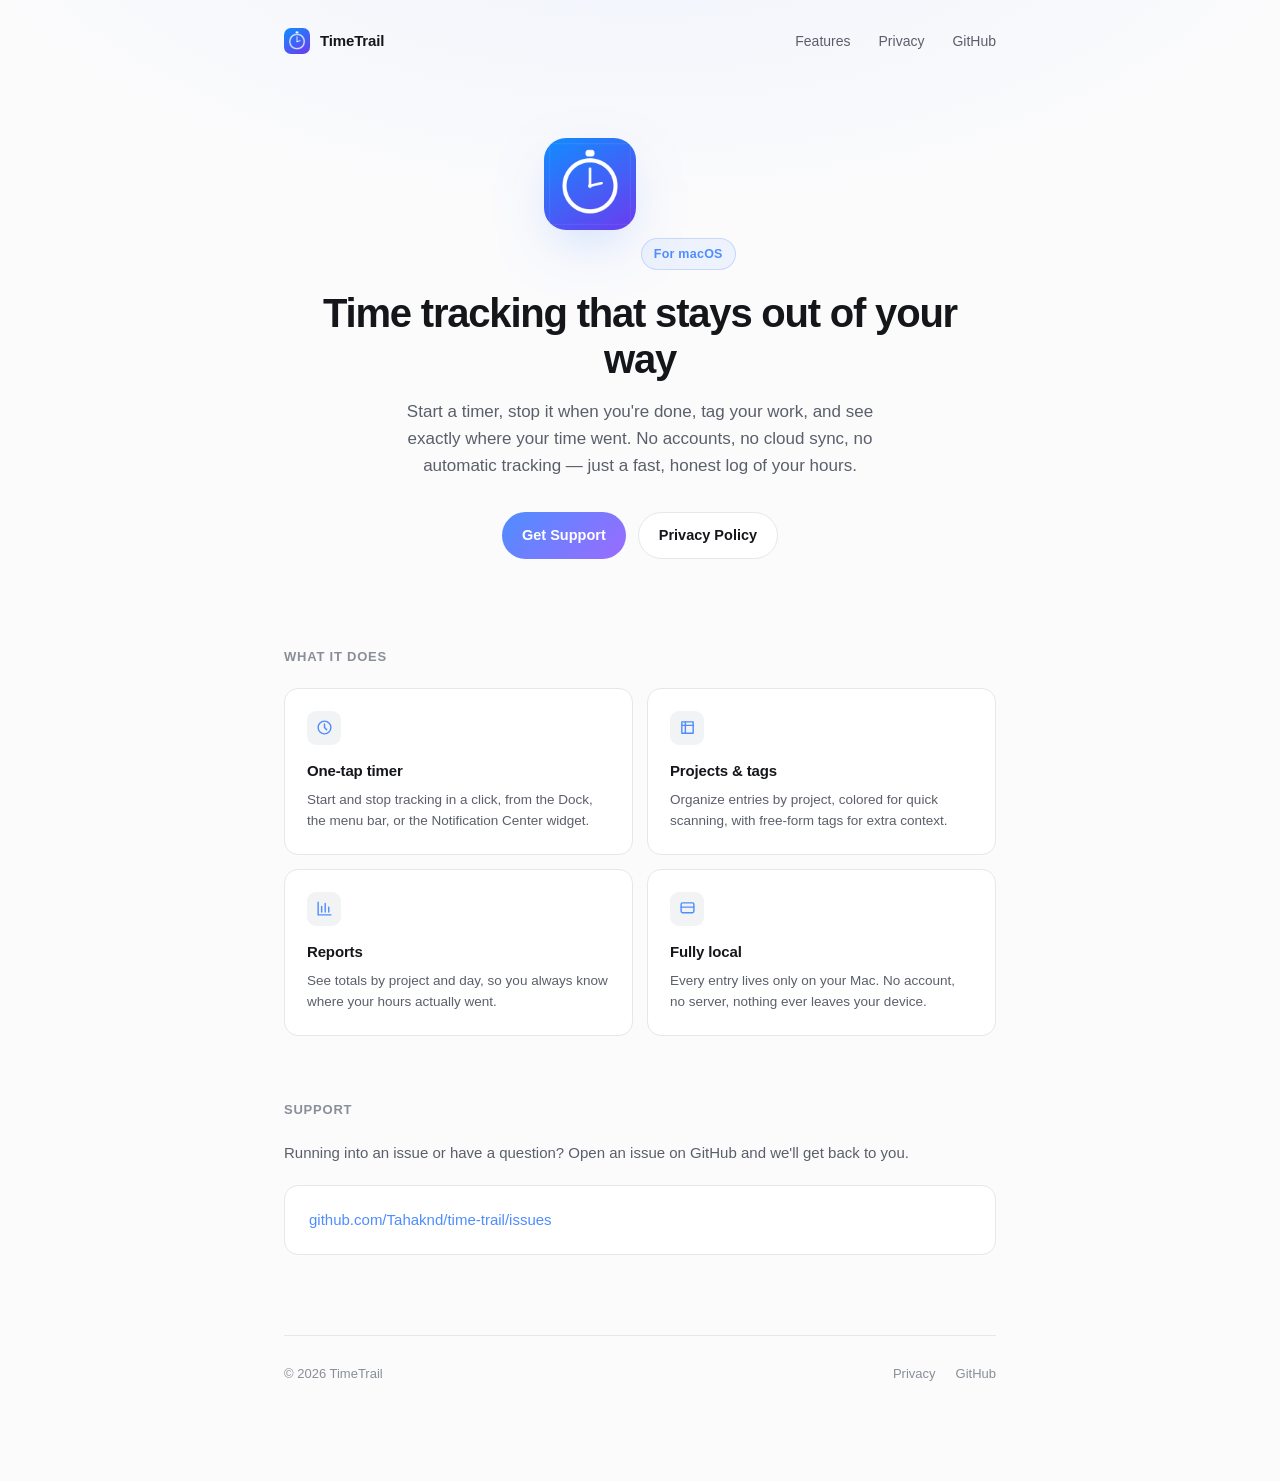
<file: docs/index.html>
<!doctype html>
<html lang="en">
<head>
  <meta charset="utf-8">
  <meta name="viewport" content="width=device-width, initial-scale=1">
  <title>TimeTrail — Simple Time Tracking for Mac</title>
  <meta name="description" content="A clean, manual time tracker for Mac. Start a timer, tag your work, and see where your time went — no accounts, no cloud, all local.">
  <link rel="icon" href="assets/icon.png">
  <link rel="stylesheet" href="style.css">
</head>
<body>
  <nav>
    <div class="nav-brand">
      <img src="assets/icon.png" alt="">
      TimeTrail
    </div>
    <div class="nav-links">
      <a href="#features">Features</a>
      <a href="privacy.html">Privacy</a>
      <a href="https://github.com/Tahaknd/time-trail">GitHub</a>
    </div>
  </nav>

  <div class="wrap">
    <div class="hero">
      <img class="hero-icon" src="assets/icon.png" alt="TimeTrail app icon">
      <div class="eyebrow">For macOS</div>
      <h1>Time tracking that stays out of your way</h1>
      <p class="lead">Start a timer, stop it when you're done, tag your work, and see exactly where your time went. No accounts, no cloud sync, no automatic tracking — just a fast, honest log of your hours.</p>
      <div class="hero-links">
        <a class="btn btn-primary" href="https://github.com/Tahaknd/time-trail/issues">Get Support</a>
        <a class="btn btn-secondary" href="privacy.html">Privacy Policy</a>
      </div>
    </div>

    <section id="features">
      <h2>What it does</h2>
      <div class="features">
        <div class="feature">
          <div class="feature-icon">
            <svg viewBox="0 0 24 24" fill="none" stroke-width="2" stroke-linecap="round" stroke-linejoin="round"><circle cx="12" cy="12" r="9"/><path d="M12 7v5l3 3"/></svg>
          </div>
          <h3>One-tap timer</h3>
          <p>Start and stop tracking in a click, from the Dock, the menu bar, or the Notification Center widget.</p>
        </div>
        <div class="feature">
          <div class="feature-icon">
            <svg viewBox="0 0 24 24" fill="none" stroke-width="2" stroke-linecap="round" stroke-linejoin="round"><path d="M4 4h16v16H4z"/><path d="M4 9h16M9 4v16"/></svg>
          </div>
          <h3>Projects &amp; tags</h3>
          <p>Organize entries by project, colored for quick scanning, with free-form tags for extra context.</p>
        </div>
        <div class="feature">
          <div class="feature-icon">
            <svg viewBox="0 0 24 24" fill="none" stroke-width="2" stroke-linecap="round" stroke-linejoin="round"><path d="M3 3v18h18"/><path d="M8 17V9M13 17V5M18 17v-7"/></svg>
          </div>
          <h3>Reports</h3>
          <p>See totals by project and day, so you always know where your hours actually went.</p>
        </div>
        <div class="feature">
          <div class="feature-icon">
            <svg viewBox="0 0 24 24" fill="none" stroke-width="2" stroke-linecap="round" stroke-linejoin="round"><rect x="3" y="4" width="18" height="14" rx="2"/><path d="M3 10h18"/></svg>
          </div>
          <h3>Fully local</h3>
          <p>Every entry lives only on your Mac. No account, no server, nothing ever leaves your device.</p>
        </div>
      </div>
    </section>

    <section>
      <h2>Support</h2>
      <p>Running into an issue or have a question? Open an issue on GitHub and we'll get back to you.</p>
      <div class="card">
        <p><a href="https://github.com/Tahaknd/time-trail/issues">github.com/Tahaknd/time-trail/issues</a></p>
      </div>
    </section>

    <footer>
      <span>© 2026 TimeTrail</span>
      <div class="footer-links">
        <a href="privacy.html">Privacy</a>
        <a href="https://github.com/Tahaknd/time-trail">GitHub</a>
      </div>
    </footer>
  </div>
</body>
</html>
</file>
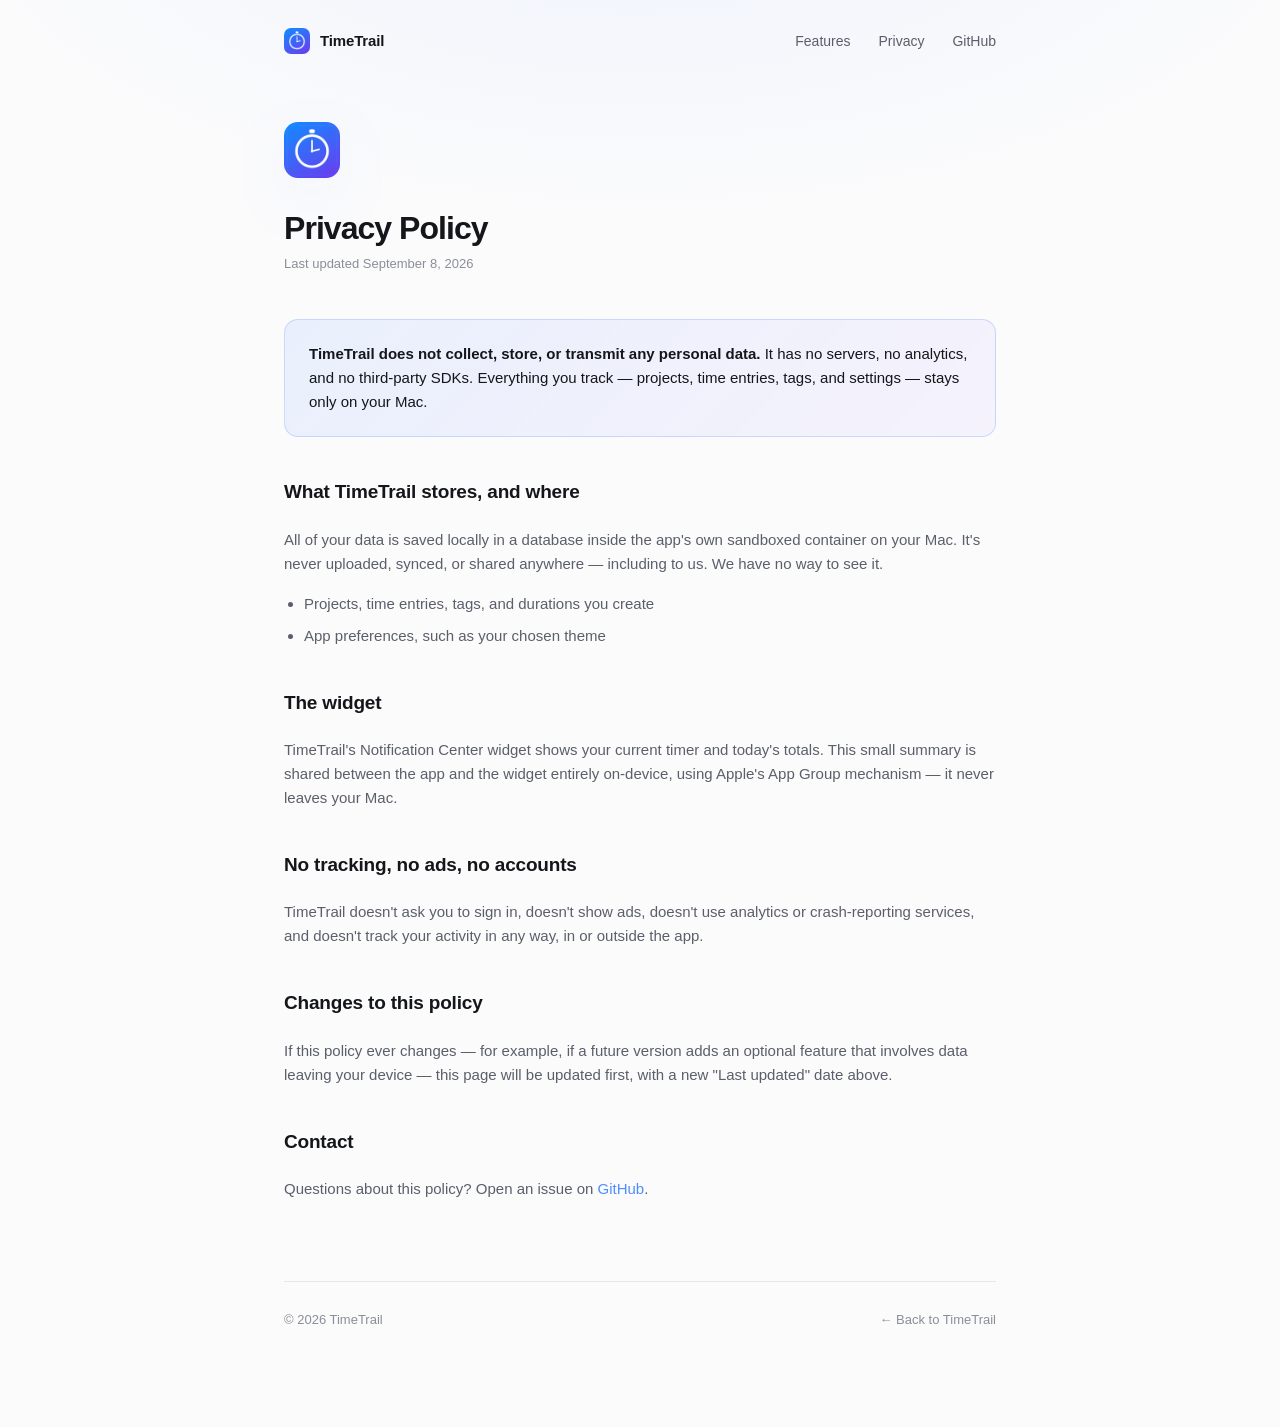
<file: docs/privacy.html>
<!doctype html>
<html lang="en">
<head>
  <meta charset="utf-8">
  <meta name="viewport" content="width=device-width, initial-scale=1">
  <title>Privacy Policy — TimeTrail</title>
  <link rel="icon" href="assets/icon.png">
  <link rel="stylesheet" href="style.css">
</head>
<body>
  <nav>
    <div class="nav-brand">
      <img src="assets/icon.png" alt="">
      TimeTrail
    </div>
    <div class="nav-links">
      <a href="index.html#features">Features</a>
      <a href="privacy.html">Privacy</a>
      <a href="https://github.com/Tahaknd/time-trail">GitHub</a>
    </div>
  </nav>

  <div class="wrap policy">
    <div class="policy-header">
      <img class="hero-icon" src="assets/icon.png" alt="TimeTrail app icon">
      <h1>Privacy Policy</h1>
      <p class="meta">Last updated September 8, 2026</p>
    </div>

    <div class="card accent">
      <p><strong>TimeTrail does not collect, store, or transmit any personal data.</strong> It has no servers, no analytics, and no third-party SDKs. Everything you track — projects, time entries, tags, and settings — stays only on your Mac.</p>
    </div>

    <h2>What TimeTrail stores, and where</h2>
    <p>All of your data is saved locally in a database inside the app's own sandboxed container on your Mac. It's never uploaded, synced, or shared anywhere — including to us. We have no way to see it.</p>
    <ul>
      <li>Projects, time entries, tags, and durations you create</li>
      <li>App preferences, such as your chosen theme</li>
    </ul>

    <h2>The widget</h2>
    <p>TimeTrail's Notification Center widget shows your current timer and today's totals. This small summary is shared between the app and the widget entirely on-device, using Apple's App Group mechanism — it never leaves your Mac.</p>

    <h2>No tracking, no ads, no accounts</h2>
    <p>TimeTrail doesn't ask you to sign in, doesn't show ads, doesn't use analytics or crash-reporting services, and doesn't track your activity in any way, in or outside the app.</p>

    <h2>Changes to this policy</h2>
    <p>If this policy ever changes — for example, if a future version adds an optional feature that involves data leaving your device — this page will be updated first, with a new "Last updated" date above.</p>

    <h2>Contact</h2>
    <p>Questions about this policy? Open an issue on <a href="https://github.com/Tahaknd/time-trail/issues">GitHub</a>.</p>

    <footer>
      <span>© 2026 TimeTrail</span>
      <div class="footer-links">
        <a href="index.html">← Back to TimeTrail</a>
      </div>
    </footer>
  </div>
</body>
</html>
</file>
<file: docs/style.css>
:root {
  --bg: #08090d;
  --bg-2: #0d0f16;
  --surface: #12141c;
  --surface-2: #171a24;
  --border: #23262f;
  --text: #f2f3f5;
  --text-muted: #9296a3;
  --text-dim: #63666f;
  --accent: #4f8dff;
  --accent-2: #9b6bff;
  --radius-lg: 20px;
  --radius: 14px;
  --radius-sm: 10px;
}

* {
  box-sizing: border-box;
}

html {
  scroll-behavior: smooth;
}

body {
  margin: 0;
  font-family: -apple-system, BlinkMacSystemFont, "SF Pro Text", "Segoe UI", Helvetica, Arial, sans-serif;
  background:
    radial-gradient(1200px 600px at 50% -10%, rgba(79, 141, 255, 0.14), transparent 60%),
    var(--bg);
  color: var(--text);
  line-height: 1.6;
  -webkit-font-smoothing: antialiased;
}

.wrap {
  max-width: 760px;
  margin: 0 auto;
  padding: 0 24px 96px;
}

/* Nav */

nav {
  display: flex;
  align-items: center;
  justify-content: space-between;
  padding: 28px 24px;
  max-width: 760px;
  margin: 0 auto;
}

.nav-brand {
  display: flex;
  align-items: center;
  gap: 10px;
  font-weight: 600;
  font-size: 15px;
  letter-spacing: -0.01em;
}

.nav-brand img {
  width: 26px;
  height: 26px;
  border-radius: 7px;
  display: block;
}

.nav-links {
  display: flex;
  gap: 28px;
}

.nav-links a {
  font-size: 14px;
  color: var(--text-muted);
  font-weight: 500;
}

.nav-links a:hover {
  color: var(--text);
}

/* Hero */

.hero {
  text-align: center;
  padding: 56px 0 24px;
}

.hero-icon {
  width: 92px;
  height: 92px;
  border-radius: 22px;
  box-shadow: 0 20px 60px -20px rgba(79, 141, 255, 0.5), 0 0 0 1px rgba(255,255,255,0.06);
  margin-bottom: 28px;
}

.eyebrow {
  display: inline-flex;
  align-items: center;
  gap: 6px;
  font-size: 12.5px;
  font-weight: 600;
  letter-spacing: 0.02em;
  color: var(--accent);
  background: rgba(79, 141, 255, 0.1);
  border: 1px solid rgba(79, 141, 255, 0.25);
  padding: 5px 12px;
  border-radius: 100px;
  margin-bottom: 20px;
}

h1 {
  font-size: 40px;
  font-weight: 700;
  letter-spacing: -0.03em;
  margin: 0 0 16px;
  line-height: 1.15;
}

.hero p.lead {
  font-size: 17px;
  color: var(--text-muted);
  max-width: 480px;
  margin: 0 auto;
}

.hero-links {
  display: flex;
  justify-content: center;
  gap: 12px;
  margin-top: 32px;
  flex-wrap: wrap;
}

.btn {
  display: inline-flex;
  align-items: center;
  gap: 8px;
  padding: 11px 20px;
  border-radius: 100px;
  font-size: 14.5px;
  font-weight: 600;
  text-decoration: none;
  transition: transform 0.15s ease, opacity 0.15s ease;
}

.btn:hover {
  text-decoration: none;
  transform: translateY(-1px);
}

.btn-primary {
  background: linear-gradient(135deg, var(--accent), var(--accent-2));
  color: white;
}

.btn-secondary {
  background: var(--surface);
  color: var(--text);
  border: 1px solid var(--border);
}

/* Sections */

h2 {
  font-size: 13px;
  font-weight: 700;
  text-transform: uppercase;
  letter-spacing: 0.06em;
  color: var(--text-dim);
  margin: 0 0 20px;
}

section {
  margin-top: 64px;
}

p {
  color: var(--text-muted);
  margin: 0 0 16px;
  font-size: 15px;
}

a {
  color: var(--accent);
  text-decoration: none;
}

a:hover {
  text-decoration: underline;
}

/* Feature grid */

.features {
  display: grid;
  grid-template-columns: 1fr 1fr;
  gap: 14px;
}

.feature {
  background: var(--surface);
  border: 1px solid var(--border);
  border-radius: var(--radius);
  padding: 22px;
}

.feature-icon {
  width: 34px;
  height: 34px;
  border-radius: 9px;
  background: var(--surface-2);
  display: flex;
  align-items: center;
  justify-content: center;
  margin-bottom: 14px;
}

.feature-icon svg {
  width: 17px;
  height: 17px;
  stroke: var(--accent);
}

.feature h3 {
  font-size: 15px;
  font-weight: 600;
  margin: 0 0 6px;
  color: var(--text);
  letter-spacing: -0.01em;
}

.feature p {
  font-size: 13.5px;
  margin: 0;
  color: var(--text-muted);
}

/* Card (privacy summary etc) */

.card {
  background: var(--surface);
  border: 1px solid var(--border);
  border-radius: var(--radius);
  padding: 22px 24px;
  margin: 20px 0;
}

.card p:last-child {
  margin-bottom: 0;
}

.card.accent {
  background: linear-gradient(135deg, rgba(79, 141, 255, 0.1), rgba(155, 107, 255, 0.06));
  border-color: rgba(79, 141, 255, 0.25);
}

.card.accent p {
  color: var(--text);
}

.meta {
  color: var(--text-dim);
  font-size: 13px;
  margin-top: -8px;
}

ul {
  color: var(--text-muted);
  font-size: 15px;
  padding-left: 20px;
  margin: 0 0 16px;
}

li {
  margin-bottom: 8px;
}

/* Privacy page specific */

.policy h1 {
  font-size: 32px;
  text-align: left;
}

.policy-header {
  text-align: left;
  padding: 40px 0 8px;
}

.policy-header .hero-icon {
  width: 56px;
  height: 56px;
  border-radius: 14px;
  margin: 0 0 24px;
}

.policy h2 {
  text-transform: none;
  font-size: 19px;
  font-weight: 700;
  letter-spacing: -0.01em;
  color: var(--text);
  margin-top: 40px;
}

footer {
  margin-top: 80px;
  padding-top: 28px;
  border-top: 1px solid var(--border);
  display: flex;
  align-items: center;
  justify-content: space-between;
  flex-wrap: wrap;
  gap: 12px;
  font-size: 13px;
  color: var(--text-dim);
}

footer a {
  color: var(--text-dim);
}

footer .footer-links {
  display: flex;
  gap: 20px;
}

@media (max-width: 560px) {
  h1 { font-size: 32px; }
  .features { grid-template-columns: 1fr; }
  nav { padding: 20px 0; }
  .nav-links { gap: 18px; }
}

@media (prefers-color-scheme: light) {
  :root {
    --bg: #fbfbfc;
    --surface: #ffffff;
    --surface-2: #f2f3f5;
    --border: #e6e7eb;
    --text: #14161a;
    --text-muted: #5b5f6a;
    --text-dim: #8a8e99;
  }
  body {
    background:
      radial-gradient(1200px 600px at 50% -10%, rgba(79, 141, 255, 0.08), transparent 60%),
      var(--bg);
  }
  .eyebrow {
    background: rgba(79, 141, 255, 0.08);
  }
}
</file>
